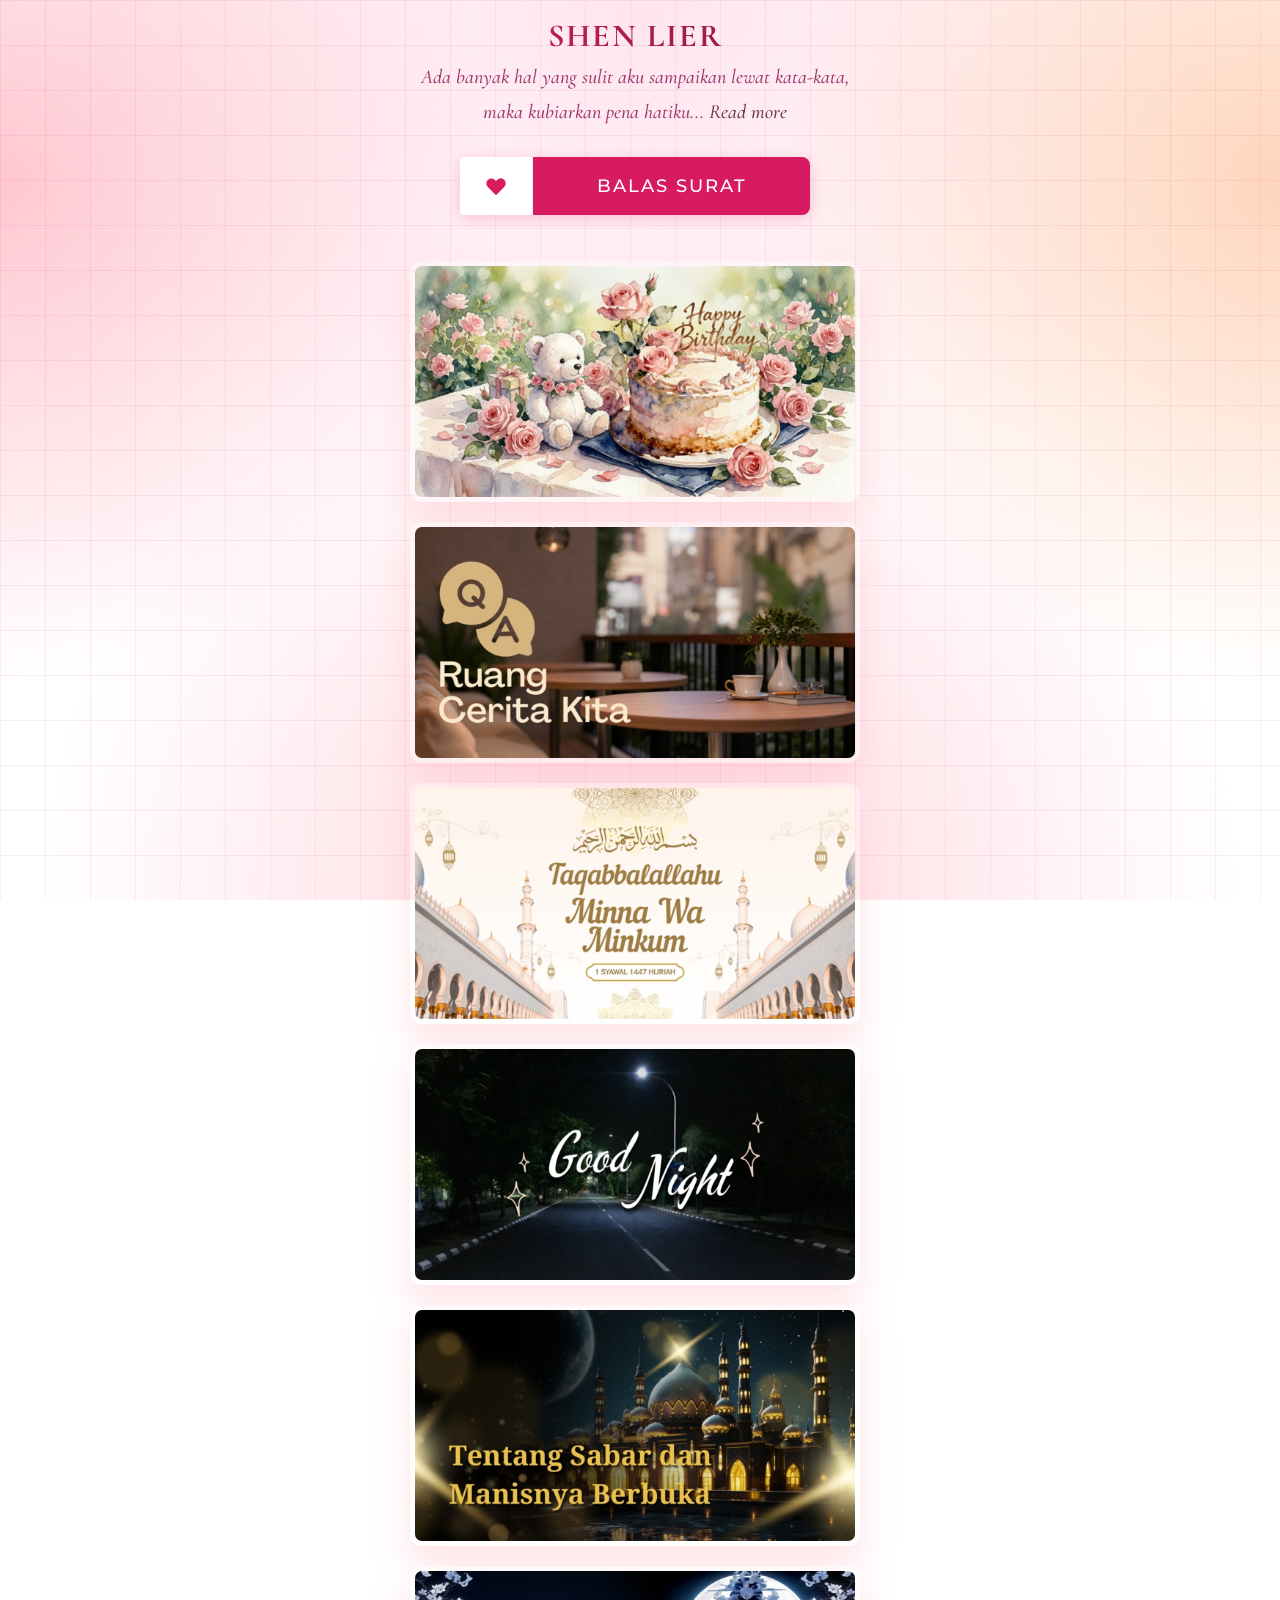
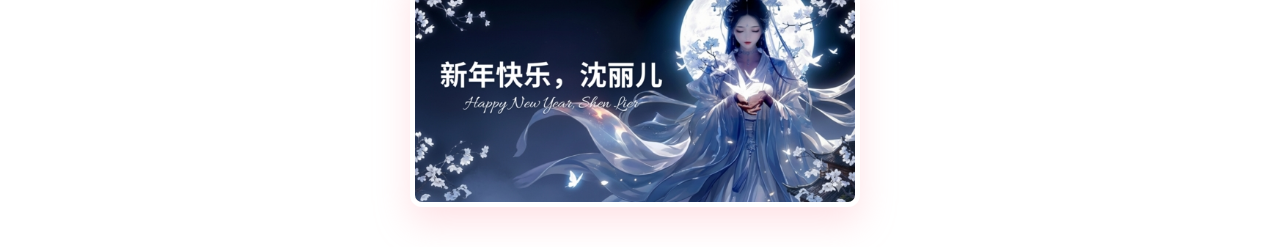
<file: index.html>
<!DOCTYPE html>
<html lang="en">
<head>
	<title>Untukmu, Shen Lier 💞</title>
	<meta name="description" content="tempat di mana setiap rindu bersemi, khusus untukmu yang tak pernah terganti.">
  <meta name="viewport" content="width=device-width, initial-scale=1.0">
	<meta name="mobile-web-app-capable" content="yes">
  <meta name="apple-mobile-web-app-capable" content="yes">
  <meta name="theme-color" content="#ffafbd">
	<meta name="msapplication-TileColor" content="#ffafbd">
	<meta name="msapplication-TileImage" content="https://cdn-icons-png.flaticon.com/512/3940/3940626.png">
	<meta content='IE=edge' http-equiv='X-UA-Compatible'/>
	<meta charset="UTF-8">
	<link rel="stylesheet" href="./assets/css/love-letter.css">
	<link rel="stylesheet" href="./assets/css/library/readjs.css">
  <!-- OpenGraph-Facebook ======================================== -->
	<meta property="og:url" content="https://shenlier.pages.dev">
  <meta property="og:type" content="website">
  <meta property="og:title" content="Shen Lier 💕">
  <meta property="og:description" content="tempat di mana setiap rindu bersemi, khusus untukmu yang tak pernah terganti.">
  <meta property="og:image" content="https://shenlier.pages.dev/assets/img/opengraph-20260222.JPG">
  <!-- OpenGraph-Twitter ========================================= -->
  <meta name="twitter:card" content="summary_large_image">
  <meta property="twitter:domain" content="shenlier.pages.dev">
  <meta property="twitter:url" content="https://shenlier.pages.dev">
  <meta name="twitter:title" content="Shen Lier 💕">
  <meta name="twitter:description" content="tempat di mana setiap rindu bersemi, khusus untukmu yang tak pernah terganti.">
  <meta name="twitter:image" content="https://shenlier.pages.dev/assets/img/opengraph-20260222.JPG">
  <!-- Favicons ================================================== -->
	<link rel="icon" href="data:image/svg+xml,<svg xmlns=%22http://www.w3.org/2000/svg%22 viewBox=%220 0 100 100%22><text y=%22.9em%22 font-size=%2290%22>💌</text></svg>">
</head>
<body>
	<div class="bg-pattern-layer"></div>
	<div class="celestial">
		<section class="castle">
			<div class="queen">
				<hgroup class="queen-chamber">
					<p class="queen-name">SHEN LIER</p>
					<h2 class="queen-diary" data-read-more="{ visible: false, useStyledContainer: false }">Ada banyak hal yang sulit aku sampaikan lewat kata-kata, maka kubiarkan pena hatiku bicara melalui rupa surat-surat ini.<br>
						Ini adalah kumpulan surat yang kutitipkan pada waktu, agar tiap kali kau membacanya ulang nanti, kau tetap bisa merasakan kehangatan yang sama seperti saat pertama kali aku merindukanmu.<br>
						Setiap barisnya adalah janji kecil bahwa meski dunia terus berubah, perasaanku padamu akan tetap abadi dalam balutan aksara yang kusimpan rapi agar kau selalu punya tempat untuk merasa begitu dicintai.<br>
						Dan jika suatu saat kau ingin berbagi cerita, aku akan selalu di sini, menanti balasan darimu.</h2>
					<!-- <a href="javascript:void(0)" class="queen-letter" onclick="balasSurat()"><span>BALAS SURAT</span></a> -->
					<button class="love-letter" onclick="balasSurat()">
						<span class="heart-vault"><i class="ph--heart-2"></i></span>
						<span class="ink-script">BALAS SURAT</span>
					</button>
				</hgroup>
				<div class="constellation">
					<a href="./20260605.html" class="star">
						<img alt="Happy 24th Birthday!" src="./assets/img/compress/opengraph-20260605.JPG"></a>
				</div>
				<div class="constellation">
					<a href="" class="star">
						<img alt="QnA: Ruang Cerita Kita" src="./assets/img/compress/opengraph-20260323.JPG"></a>
				</div>
				<div class="constellation">
					<a href="./20260316.html" class="star">
						<img alt="EID MUBARAK 1447 H" src="./assets/img/compress/opengraph-20260316.JPG"></a>
				</div>
				<div class="constellation">
					<a href="./20260228.html" class="star">
						<img alt="Good Night" src="./assets/img/compress/opengraph-20260228.JPG"></a>
				</div>
				<div class="constellation">
					<a href="./20260226.html" class="star">
						<img alt="Tentang Sabar dan Manisnya Berbuka" src="./assets/img/compress/opengraph-20260226.JPG"></a>
				</div>
				<div class="constellation">
					<a href="./20251220.html" class="star">
						<img alt="新年快乐，沈丽儿" src="./assets/img/compress/opengraph-20251220.JPG"></a>
				</div>
			</div>
		</section>
		<button id="back2top" class="back2top" type="button">
			<svg xmlns="http://www.w3.org/2000/svg" fill="none" viewBox="0 0 14 20">
    		<path stroke="currentColor" stroke-linecap="round" stroke-linejoin="round" stroke-width="1.5" d="M7 1.44V19M13 7.146 7 1 1 7.146"></path>
  		</svg>
		</button>
	</div>
	<script src="./assets/js/storyline.js"></script>
	<script src="./assets/js/library/readjs.js"></script>
</body>
	<script>
    var readJsInstance = readJs_Initialize({"maximumLengthOfText": 83,"useStyledContainers": false});
  </script>
</html>
</file>
<file: assets/css/love-letter.css>
@import url('https://fonts.googleapis.com/css2?family=Cormorant+Garamond:ital,wght@0,600;1,500&family=Montserrat:wght@300;500&display=swap');

* {
	box-sizing: border-box;
}
* {
  scrollbar-color: var(--scroll-thumb) var(--scroll-track);
  font-feature-settings: "zero", "cv03";
  scrollbar-width: auto;
	scrollbar-gutter: stable;
  scrollbar-width: thin;
}
*::-webkit-scrollbar {
  width: 0.3em;
}
*::-webkit-scrollbar-track {
  background: var(--scroll-track);margin-bottom: 0.75em;
}
*::-webkit-scrollbar-thumb {
  background-color: var(--scroll-thumb);border-radius: 16px;
}

:root {
  --primary-pink: #ffafbd;
  --secondary-pink: #ffc3a0;
  --deep-pink: #d81b60;
  --soft-text: #880e4f;
  --queen-diary: #63434a;
  --scroll-track: #ffdee9;
  --scroll-thumb: #c94e86;
  --white-glass: rgba(255, 255, 255, 0.3);
  --bg-gradient: linear-gradient(135deg, #ffdee9 30%, #ffffff 100%);
  --text-gradient: linear-gradient(to right, #d81b60, #7d1d3f);

  --font-queen: 'Cormorant Garamond', serif;
  --font-body: 'Montserrat', sans-serif;
  --dark-accent: #4a0e1c;

  --read-more: #4A0E1C;
  --read-less: #2D132C;
}
::selection {
  background-color: #C94E86;color: #FFE3F6;
}
html {
  scroll-behavior: smooth;
}
html, body {
	margin: 0;
	padding: 0;
	font-family: var(--font-body);
  background: var(--bg-gradient);
  background-attachment: fixed;
  color: var(--dark-accent);
  cursor: default;
}

.bg-pattern-layer {
  position: fixed;
  inset: 0;
  z-index: 1;
  pointer-events: none;
  background: var(--bg-gradient); 
  
  background-image:
    linear-gradient(to right, rgba(216, 27, 96, 0.08) 1.5px, transparent 1.5px),
    linear-gradient(to bottom, rgba(216, 27, 96, 0.08) 1.5px, transparent 1.5px),
    radial-gradient(circle 500px at 0% 20%, rgba(255, 175, 189, 0.7), transparent),
    radial-gradient(circle 500px at 100% 20%, rgba(255, 195, 160, 0.7), transparent),
    radial-gradient(circle 600px at 50% 0%, rgba(255, 222, 233, 0.8), transparent),
    radial-gradient(circle 600px at 50% 100%, rgba(255, 175, 189, 0.5), transparent);

  background-size: 
    45px 45px, 
    45px 45px, 
    100% 100%, 
    100% 100%, 
    100% 100%, 
    100% 100%;
}

html, body {
  background: #ffffff;
  margin: 0;
  padding: 0;
}

.celestial {
	margin: 0 auto;
	padding: 20px;
	min-height: 100vh;
	box-sizing: border-box;
	display: flex;
	flex-direction: column;
	align-items: center;
	max-width: 100%;
  position: relative;
  z-index: 1;
  background: transparent;
}

.celestial .queen {
  margin: 0 auto;
  max-width: 116rem;
  width: 100%
}

.celestial .castle {
  width: 100%;
  display: flex;
  justify-content: center;
  position: relative;
}
.celestial .queen {
    position: relative;
    z-index: 10;
    width: 100%;
    text-align: center;
    display: flex;
    flex-direction: column;
}
.celestial .queen-chamber {
    line-height: 1;
    margin: 0 auto 1em;
}
.queen-chamber .queen-name {
  font-family: var(--font-queen);
  font-size: 3.5rem;
  font-weight: 600;
  letter-spacing: 4px;
    background: var(--text-gradient);
    background-clip: text;
    font-size: 1.5em;
    font-weight: 700;
    -webkit-text-fill-color: transparent;
    margin: 0;
    letter-spacing: 2px;
}

.queen-chamber .queen-diary {
  font-family: var(--font-queen);
  font-style: italic;
  font-size: 1.25rem;
  font-weight: 500;
  color: var(--soft-text);
  margin: 10px 0 20px;
  line-height: 1.5;
  opacity: 0.8;
}
.queen-letter {
    font-family: var(--font-body);
    font-size: 0.8rem;
    font-weight: 500;
    letter-spacing: 3px;
    color: var(--soft-text);
    text-decoration: underline;
    text-underline-offset: 8px;
    padding: 0;
    margin: 0;
    display: inline-block;
    cursor: pointer;
    transition: opacity 0.3s ease;
}
.queen-letter:hover {
    color: var(--deep-pink);
}

.ph--heart {
  display: inline-block;
	width: 1.2em;
  height: 1.2em;
  background-image: url("data:image/svg+xml,%3Csvg xmlns='http://www.w3.org/2000/svg' viewBox='0 0 256 256'%3E%3Cpath fill='%23d81b60' d='M240,102c0,70-103.79,126.66-108.21,129a8,8,0,0,1-7.58,0C119.79,228.66,16,172,16,102A62.07,62.07,0,0,1,78,40c20.65,0,38.73,8.88,50,23.89C139.27,48.88,157.35,40,178,40A62.07,62.07,0,0,1,240,102Z'/%3E%3C/svg%3E");
  background-size: contain;
	background-repeat: no-repeat;
	vertical-align: middle;
	flex-shrink: 0;
}
.ph--heart-2 {
  display: inline-block;
	width: 1.4em;
  height: 1.4em;
  background-image: url("data:image/svg+xml,%3Csvg xmlns='http://www.w3.org/2000/svg' viewBox='0 0 256 256'%3E%3Cpath fill='%23d81b60' d='M240,98a57.63,57.63,0,0,1-17,41L133.7,229.62a8,8,0,0,1-11.4,0L33,139a58,58,0,0,1,82-82.1L128,69.05l13.09-12.19A58,58,0,0,1,240,98Z'/%3E%3C/svg%3E");
  background-size: contain;
	background-repeat: no-repeat;
	vertical-align: middle;
	flex-shrink: 0;
}

.love-letter {
  box-sizing: border-box;
	background-color: var(--deep-pink);
	border: 0;
	border-radius: 8px;
	box-shadow: 0 4px 15px rgba(216, 27, 96, 0.2);
	color: #fff;
	cursor: pointer;
	display: flex;
	align-items: center;
	padding: 0;
  font-family: var(--font-body);
  font-weight: 500;
	font-size: 16px;
  letter-spacing: 2px;
	text-transform: uppercase;
	margin: 30px auto;
  width: 100%;
  max-width: 350px;
}
.love-letter:focus {
	outline: none;
}
.love-letter .heart-vault {
  box-sizing: border-box;
	background-color: #fff;
	border-top-left-radius: 4px;
	border-bottom-left-radius: 4px;
	border-right: 1px solid #eee;
	color: var(--deep-pink);
	padding: 15px 20px;
	position: relative;
}
.love-letter .ink-script {
  box-sizing: border-box;
  padding: 0 15px;
  flex: 1;
  text-align: center;
  font-size: 16px;
}
.heart {
	position: absolute;
	color: var(--deep-pink);
	font-size: 15px;
	top: 50%;
	left: 50%;
	transform: translate(-50%, -50%);
	animation: fly 3s linear forwards;
}
@keyframes fly {to {transform: translate(-50%, -50px);}}

.constellation {
    margin: 0;
    margin-bottom: 20px;
    width: 100%;
    line-height: 0;
}
.constellation a img {
  display: block;
    width: 100%;
    height: auto;
    border-radius: 12px;
    box-shadow: 0 15px 35px rgba(255, 182, 193, 0.4); 
    transition: transform 0.3s ease, box-shadow 0.3s ease;
    border: 5px solid var(--white-glass);
}
.constellation a:hover img {
    transform: scale(1.03);
    box-shadow: 0 15px 35px rgba(255, 182, 193, 0.4); 
    filter: brightness(1.1);
}

.back2top {
  position: fixed;
  bottom: 1.25rem;
  right: 1rem;
  z-index: 40;

  width: 50px;
  height: 50px;
  border-radius: 12px;
  display: flex;
  align-items: center;
  justify-content: center;
  border: 1px solid rgba(102, 102, 102, 0.4);
  
  background: linear-gradient(180deg, rgba(26, 26, 26, 0.4) 0%, rgba(26, 26, 26, 0.28) 100%);
  -webkit-backdrop-filter: blur(5px);
  backdrop-filter: blur(5px);
  color: rgb(102, 102, 102);
  
  opacity: 0;
  visibility: hidden;
  transform: translateY(20px);
  transition: all 0.3s cubic-bezier(0.4, 0, 0.2, 1);
  cursor: pointer;
}
.back2top.show {
  opacity: 1;
  visibility: visible;
  transform: translateY(0);
}
.back2top:hover {
  background: #d81b60;
  color: white;
  border-color: #d81b60;
}
.back2top svg {
  width: 14px;
  height: 21px;
}

@media (max-width: 375px) {
  .love-letter .ink-script {
    font-size: 14px;
    letter-spacing: 1px;
  }
  .love-letter .heart-vault {
    padding: 12px 15px;
  }
}
@media (min-width: 576px) {
	.celestial {
		margin: 0 10%;
		padding: 0 20px 0 20px;
	}
}
@media (max-width: 575px) {
  .bg-pattern-layer {
    background-image:
      linear-gradient(to right, rgba(216, 27, 96, 0.08) 1.5px, transparent 1.5px),
      linear-gradient(to bottom, rgba(216, 27, 96, 0.08) 1.5px, transparent 1.5px),
      radial-gradient(circle 300px at 0% 25%, rgba(255, 175, 189, 0.7), transparent),
      radial-gradient(circle 300px at 100% 25%, rgba(255, 195, 160, 0.7), transparent),
      radial-gradient(circle 450px at 50% 0%, rgba(255, 255, 255, 0.95), transparent),
      radial-gradient(circle 450px at 50% 100%, rgba(255, 175, 189, 0.5), transparent);

    background-size: 
      45px 45px, 
      45px 45px, 
      100% 100%, 
      100% 100%, 
      100% 100%, 
      100% 100%;
  }
}
@media (min-width: 768px) {
	.celestial {
		margin: 0 10%;
		padding: 0 20px 0 20px;
    margin-bottom:-6.67vw;
	}
  .queen-chamber .queen-name {
    font-size: 2rem;
  }
  .love-letter .ink-script {
    font-size: 18px;
  }
  .love-letter .heart-vault {
    padding: 18px 25px;
  }
}
@media (min-width: 1024px) {
	.celestial {
		max-width: 450px;
		margin: 0 auto;
		padding: 20px 0 20px 0;
	}
}
</file>
<file: assets/css/library/readjs.css>
/*
 * Read.js Library v0.1.2
 *
 * Copyright 2021 Bunoon
 * Released under the GNU AGPLv3 license
 */

 
/*
    -------------------------------------------------------------------------
    Read.js - Text Container
    -------------------------------------------------------------------------
*/

div.rjs-text-container {
    padding: 10px;
    background-color: #EEEEEE;
    border-radius: .25rem;
    border: 1px solid #AAAAAA;
}


/*
    -------------------------------------------------------------------------
    Read.js - Links
    -------------------------------------------------------------------------
*/

a.rjs-read-more,
a.rjs-read-more:visited,
a.rjs-read-less,
a.rjs-read-less:visited {
    text-decoration: none;
    cursor: pointer;
}

a.rjs-read-more,
a.rjs-read-more:visited {
    color: var(--read-more);
    padding-left: 5px;
}

a.rjs-read-less,
a.rjs-read-less:visited {
    color: var(--read-less);
    padding-left: 7px;
}

a.rjs-read-more:hover,
a.rjs-read-less:hover {
    opacity: 0.7;
    text-decoration: underline;
    transition: all .3s;
}

a.rjs-read-more:active,
a.rjs-read-less:active {
    opacity: 0.5;
    text-decoration: underline;
    transition: all .3s;
}

h2.queen-diary {
    white-space: pre-line; 
    display: block;
    font-weight: normal;
    line-height: 1.8;
}
a.rjs-read-more {
    display: inline-block;
    margin-top: 5px;
}
</file>
